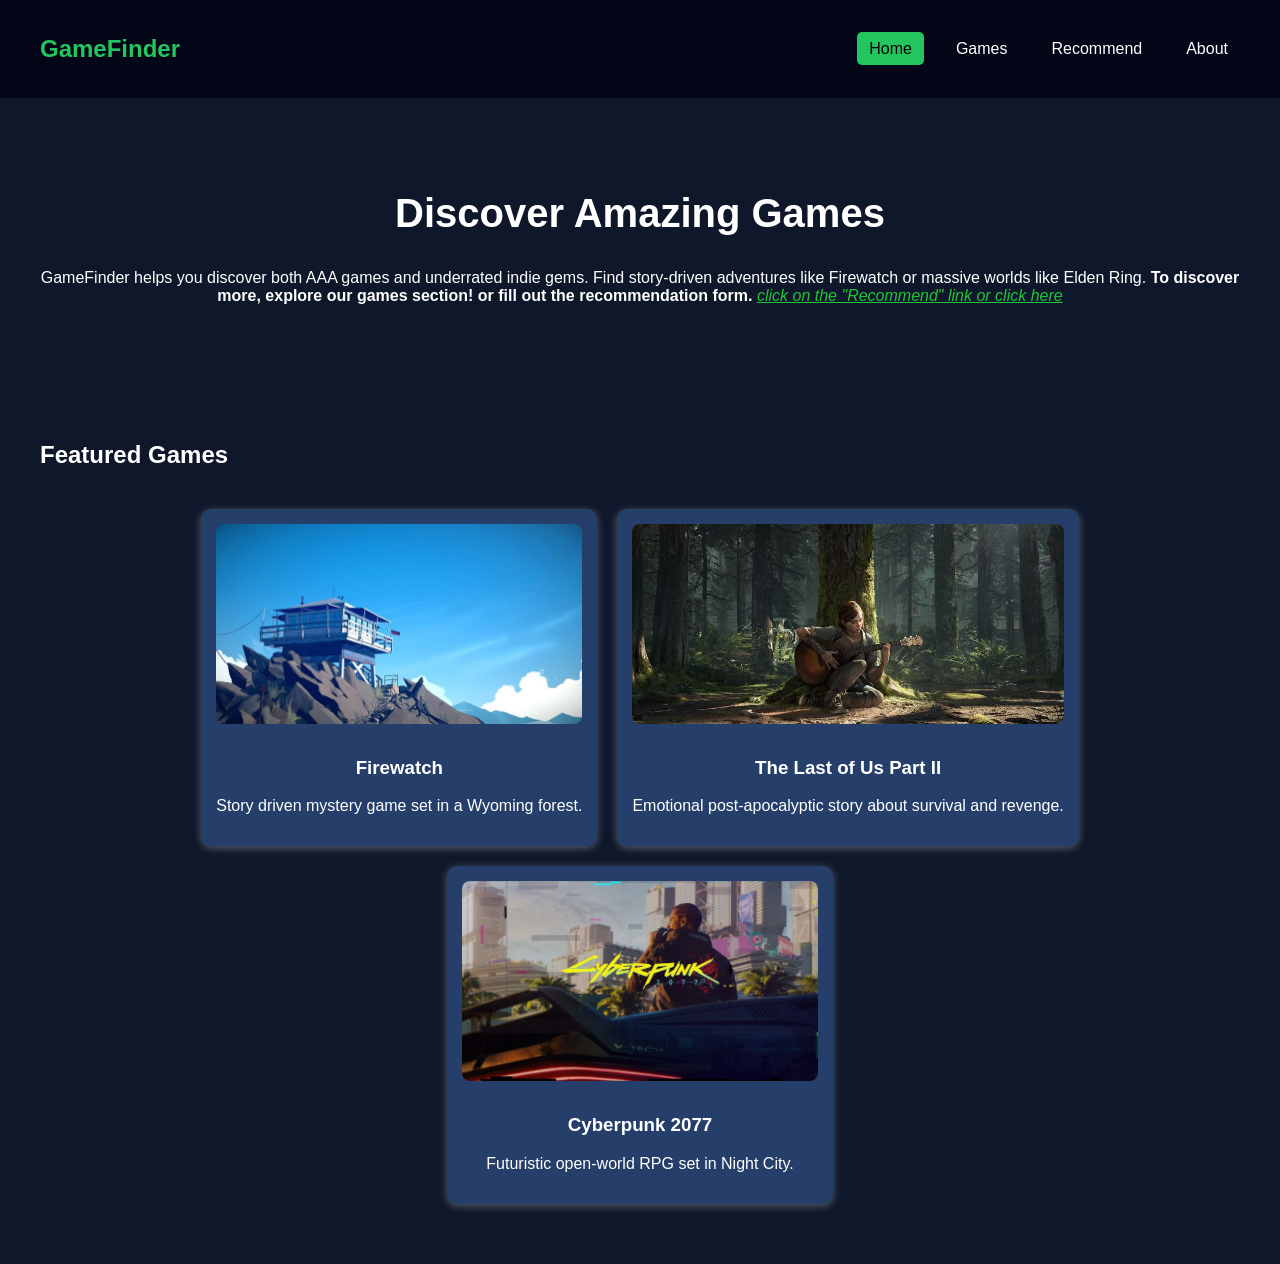
<file: index.html>
<!DOCTYPE html>
<html lang="en">

<head>
    <meta charset="UTF-8">
    <title>GameFinder - Home</title>
    <link rel="stylesheet" href="style.css">
</head>

<body>

    <nav>
        <h2>GameFinder</h2>

        <ul>
            <li><a class="active" href="index.html">Home</a></li>
            <li><a href="games.html">Games</a></li>
            <li><a href="recommend.html">Recommend</a></li>
            <li><a href="about.html">About</a></li>
        </ul>
    </nav>


    <section class="hero">

        <h1>Discover Amazing Games</h1>

        <p>
            GameFinder helps you discover both AAA games and underrated indie gems.
            Find story-driven adventures like Firewatch or massive worlds like Elden Ring.
            <b>To discover more, explore our games section! or fill out the recommendation form.</b>
            <i><a href="recommend.html" style="color: #22c538;">click on the "Recommend" link or click here</a></i>
        </p>

    </section>


    <section class="featured">
        <h2>Featured Games</h2>

        <div class="game-container">

            <div class="game-card">
                <img src="screenshots_Images/Thorofare Lookout (Without Logo).jpg" alt="Firewatch">
                <h3>Firewatch</h3>
                <p>Story driven mystery game set in a Wyoming forest.</p>
            </div>

            <div class="game-card">
                <img src="screenshots_Images/TLOU 5.jpg" alt="The Last of Us Part II">
                <h3>The Last of Us Part II</h3>
                <p>Emotional post‑apocalyptic story about survival and revenge.</p>
            </div>

            <div class="game-card">
                <img src="screenshots_Images/Cyberpunk 2077.jpg" alt="Cyberpunk 2077">
                <h3>Cyberpunk 2077</h3>
                <p>Futuristic open‑world RPG set in Night City.</p>
            </div>

        </div>
    </section>

</body>

</html>
</file>
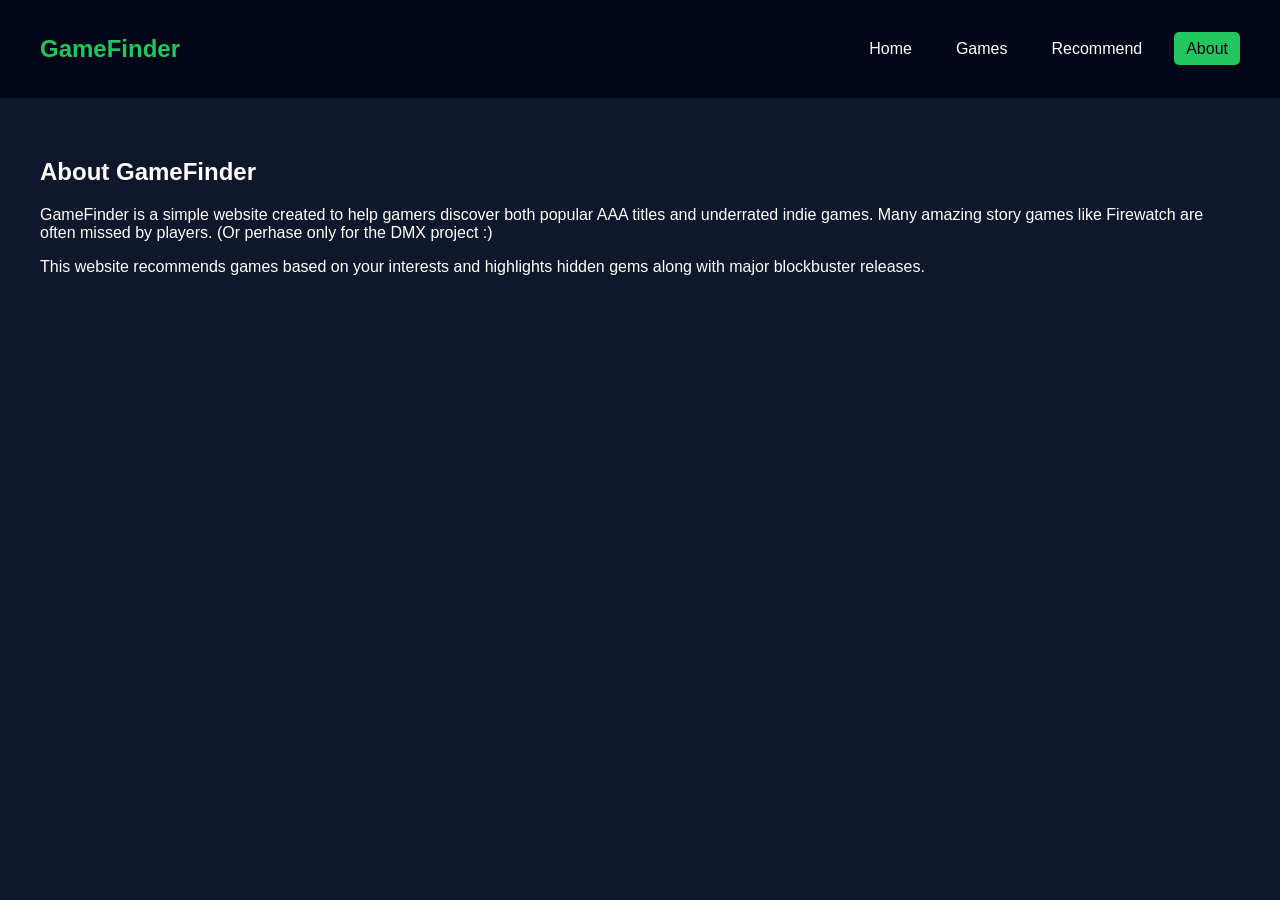
<file: about.html>
<!DOCTYPE html>
<html lang="en">

<head>
    <meta charset="UTF-8">
    <title>GameFinder - About</title>
    <link rel="stylesheet" href="style.css">
</head>

<body>

    <nav>
        <h2>GameFinder</h2>

        <ul>
            <li><a href="index.html">Home</a></li>
            <li><a href="games.html">Games</a></li>
            <li><a href="recommend.html">Recommend</a></li>
            <li><a class="active" href="about.html">About</a></li>
        </ul>
    </nav>

    <section>

        <h2>About GameFinder</h2>

        <p>
            GameFinder is a simple website created to help gamers discover both
            popular AAA titles and underrated indie games. Many amazing story
            games like Firewatch are often missed by players.
            (Or perhase only for the DMX project :)
        </p>

        <p>
            This website recommends games based on your interests and highlights
            hidden gems along with major blockbuster releases.
        </p>

    </section>

</body>

</html>
</file>
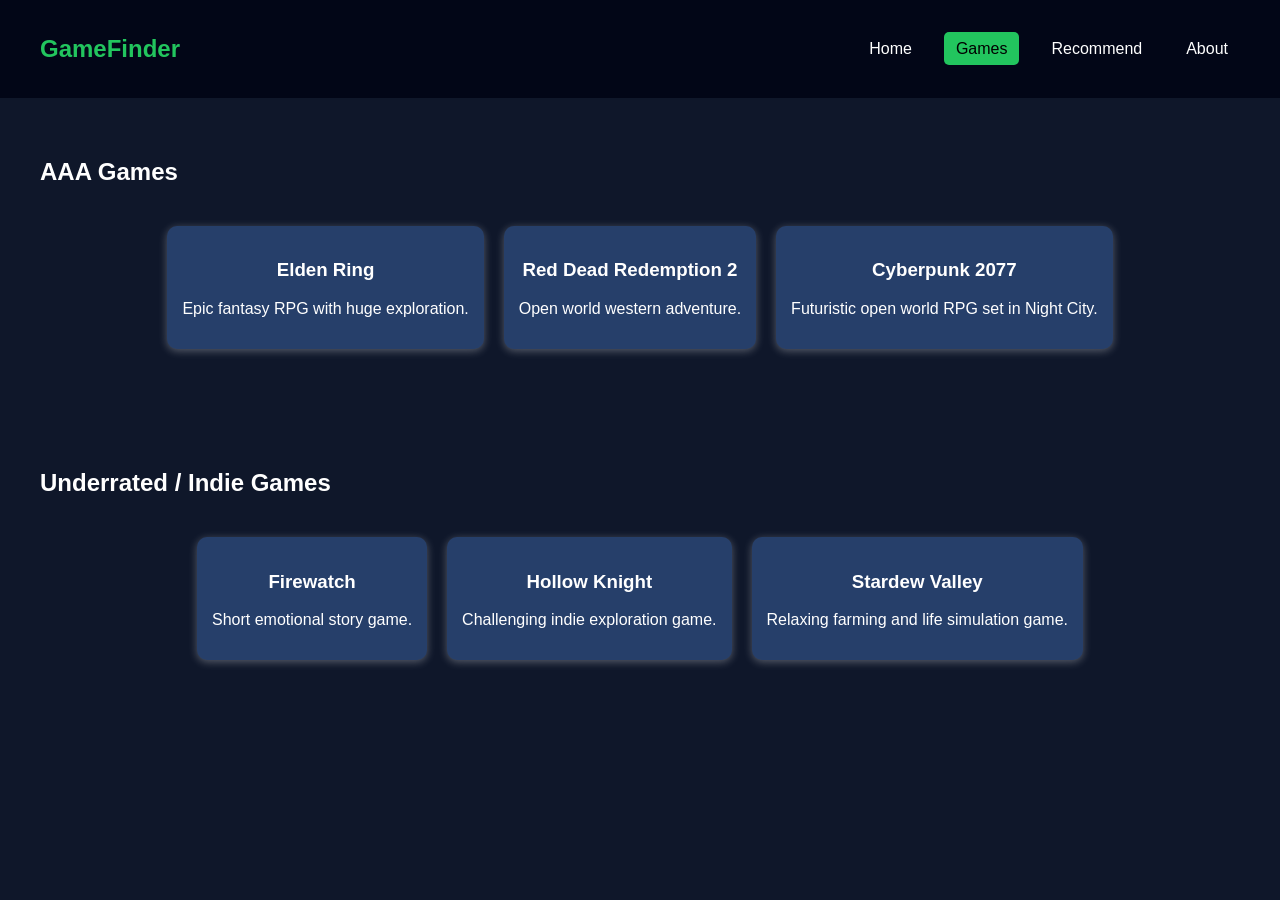
<file: games.html>
<!DOCTYPE html>
<html lang="en">

<head>
    <meta charset="UTF-8">
    <title>GameFinder - Games</title>
    <link rel="stylesheet" href="style.css">
</head>

<body>

    <nav>
        <h2>GameFinder</h2>

        <ul>
            <li><a href="index.html">Home</a></li>
            <li><a class="active" href="games.html">Games</a></li>
            <li><a href="recommend.html">Recommend</a></li>
            <li><a href="about.html">About</a></li>
        </ul>
    </nav>


    <section>

        <h2>AAA Games</h2>

        <div class="game-container">

            <div class="game-card">
                <h3>Elden Ring</h3>
                <p>Epic fantasy RPG with huge exploration.</p>
            </div>

            <div class="game-card">
                <h3>Red Dead Redemption 2</h3>
                <p>Open world western adventure.</p>
            </div>

            <div class="game-card">
                <h3>Cyberpunk 2077</h3>
                <p>Futuristic open world RPG set in Night City.</p>
            </div>

        </div>

    </section>


    <section>

        <h2>Underrated / Indie Games</h2>

        <div class="game-container">

            <div class="game-card">
                <h3>Firewatch</h3>
                <p>Short emotional story game.</p>
            </div>

            <div class="game-card">
                <h3>Hollow Knight</h3>
                <p>Challenging indie exploration game.</p>
            </div>

            <div class="game-card">
                <h3>Stardew Valley</h3>
                <p>Relaxing farming and life simulation game.</p>
            </div>

        </div>

    </section>

</body>

</html>
</file>
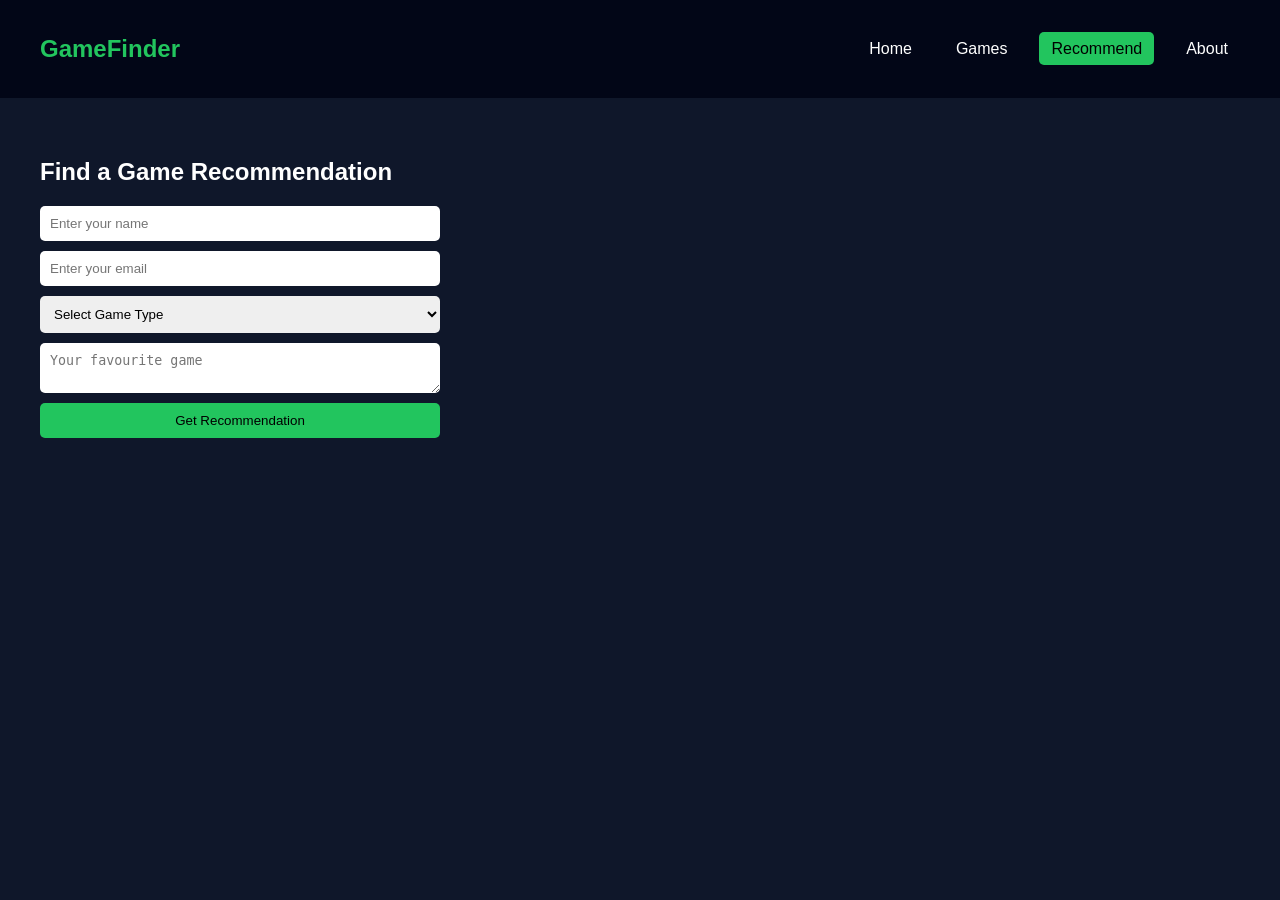
<file: recommend.html>
<!DOCTYPE html>
<html lang="en">

<head>
    <meta charset="UTF-8">
    <title>GameFinder - Recommend</title>
    <link rel="stylesheet" href="style.css">
</head>

<body>

    <nav>
        <h2>GameFinder</h2>

        <ul>
            <li><a href="index.html">Home</a></li>
            <li><a href="games.html">Games</a></li>
            <li><a class="active" href="recommend.html">Recommend</a></li>
            <li><a href="about.html">About</a></li>
        </ul>
    </nav>


    <section>

        <h2>Find a Game Recommendation</h2>

        <form id="gameForm">

            <input type="text" id="name" placeholder="Enter your name" required>

            <input type="email" id="email" placeholder="Enter your email" required>

            <select id="type">

                <option value="">Select Game Type</option>
                <option value="aaa">AAA Game</option>
                <option value="indie">Indie Game</option>
                <option value="story">Story Game</option>

            </select>

            <textarea id="message" placeholder="Your favourite game"></textarea>

            <button type="submit">Get Recommendation</button>

        </form>

        <div id="result"></div>

    </section>

    <script src="script.js"></script>

</body>

</html>
</file>
<file: style.css>
/* General Page Style */

body {
    margin: 0;
    font-family: Arial, Helvetica, sans-serif;
    background-color: #0f172a;
    color: white;
}

/* Navigation Bar */

nav {
    display: flex;
    justify-content: space-between;
    align-items: center;
    background: #020617;
    padding: 15px 40px;
}

nav h2 {
    color: #22c55e;
}

nav ul {
    display: flex;
    list-style: none;
    margin: 0;
    padding: 0;
}

nav ul li {
    margin-left: 20px;
}

nav a {
    text-decoration: none;
    color: white;
    padding: 8px 12px;
    border-radius: 5px;
}

nav a:hover {
    background: #22c55e;
    color: black;
}

.active {
    background: #22c55e;
    color: black;
}

/* Hero Section */

.hero {
    text-align: center;
    padding: 60px 20px;
}

.hero h1 {
    font-size: 40px;
}

/* Game Cards */

.game-container {
    display: grid;
    grid-template-columns: repeat(auto-fit, minmax(200px, 1fr));
    gap: 20px;
    padding: 20px;
}

.game-card {
    background: #1e293b;
    padding: 20px;
    border-radius: 10px;
    transition: 0.3s;
}

.game-card:hover {
    transform: scale(1.05);
    background: #334155;
}

/* Sections */

section {
    padding: 40px;
}

/* Form */

form {
    display: flex;
    flex-direction: column;
    max-width: 400px;
    gap: 10px;
}

input,
select,
textarea {
    padding: 10px;
    border: none;
    border-radius: 5px;
}

button {
    padding: 10px;
    background: #22c55e;
    border: none;
    border-radius: 5px;
    cursor: pointer;
}

button:hover {
    background: #16a34a;
}

/* Recommendation Result */

#result {
    margin-top: 20px;
    font-size: 18px;
    color: #22c55e;
}
.game-card img{
width:100%;
height:200px;
object-fit:cover;
border-radius:8px;
margin-bottom:10px;
}

.game-card{
background:#263f6a;
color:white;
padding:15px;
border-radius:10px;
box-shadow:0 2px 8px rgba(255, 255, 255, 0.3);
text-align:center;
transition:0.3s;
}

.game-container{
display:flex;
gap:20px;
justify-content:center;
flex-wrap:wrap;
}

.game-card:hover{
background:#2161b5;
transform:translateY(-5px);
}
</file>
